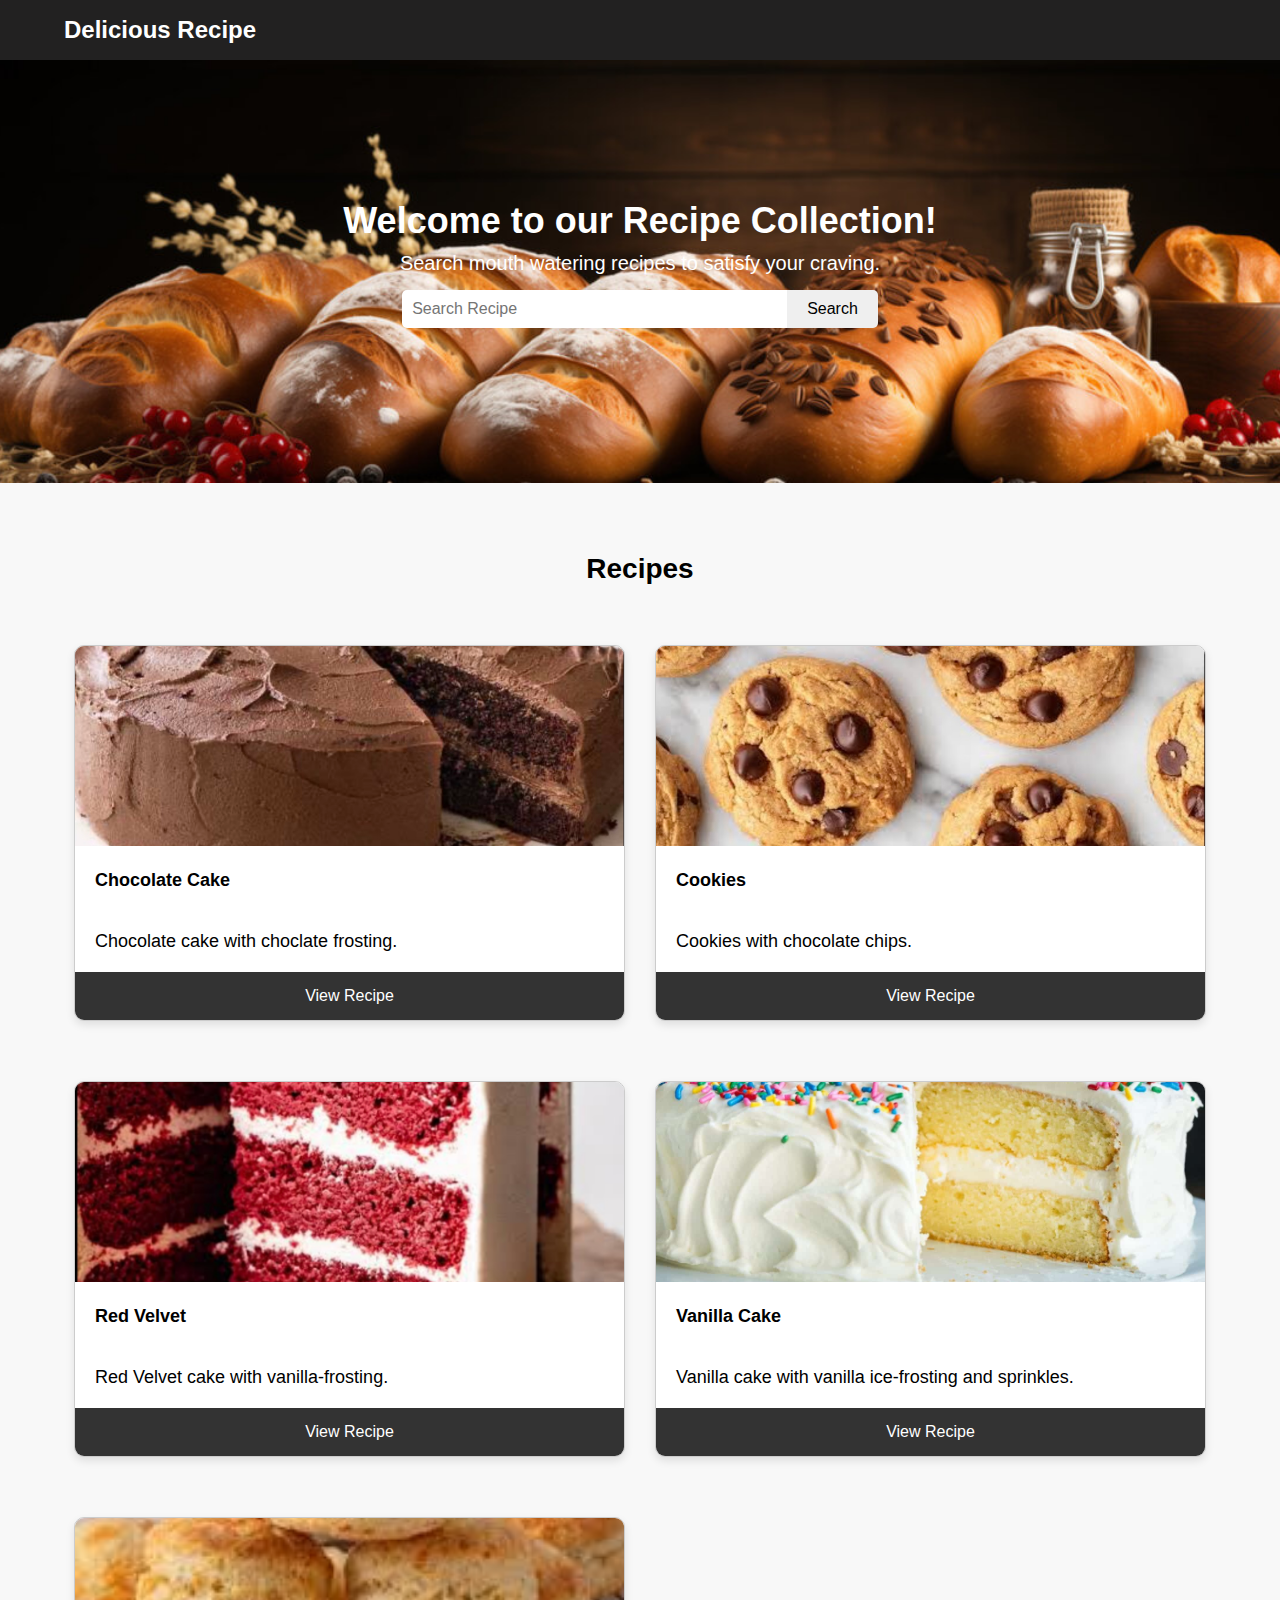
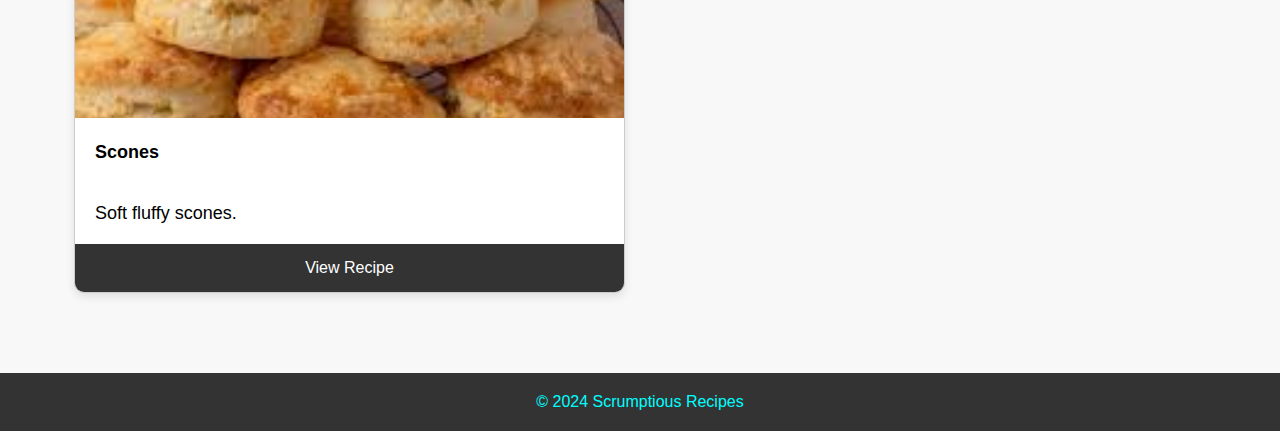
<file: index.html>
<!DOCTYPE html>
<html lang="en">
<head>
    <meta charset="UTF-8">
    <meta name="viewport" content="width=device-width, initial-scale=1.0">
    <link rel="stylesheet" href="style.css">
    <title>Smiley's Bakery</title>
</head>
<body>
    <header>
        <div class="container">
            <h1 class="logo">Delicious Recipe</h1>
            <nav>
                
               <ul class="nav-list"> 
                <li>Home</li>
                <li>Recipes</li>
               </ul> 
            </nav>
        </div>
    </header>

    <!--..........Hero Section..........-->

    <section class="hero">
        <div class="hero-section">
            <h2>Welcome to our Recipe Collection!</h2>
            <p>Search mouth watering recipes to satisfy your craving.</p>

            <form action="#" class="search-box">
                <input type="text" placeholder="Search Recipe">
                <button type="submit">Search</button>
            </form>
        </div>
    </section>

<!--..........Recipe Section..........-->

    <section class="recipes">
        <h1>Recipes</h1>
        <div class="recipe-section">
            <div class="recipe-card">
                <img src="images/chocolate.jpg" alt="">
                <h2>Chocolate Cake</h2>
                <p>Chocolate cake with choclate frosting.</p>
                <a href="chocolate.html">View Recipe</a>
            </div>
            <div class="recipe-card">
                <img src="images/cookies.jpg" alt="">
                <h2>Cookies</h2>
                <p>Cookies with chocolate chips.</p>
                <a href="cookies.html">View Recipe</a>
            </div>
            <div class="recipe-card">
                <img src="images/redvelvet.jpg" alt="">
                <h2>Red Velvet</h2>
                <p>Red Velvet cake with vanilla-frosting.</p>
                <a href="red.html">View Recipe</a>
            </div>
            <div class="recipe-card">
                <img src="images/Vanilla-Cake-SQ.jpg" alt="">
                <h2>Vanilla Cake</h2>
                <p>Vanilla cake with vanilla ice-frosting and sprinkles.</p>
                <a href="vanilla.html">View Recipe</a>
            </div>
            <div class="recipe-card">
                <img src="images/scones.jpg" alt="">
                <h2>Scones</h2>
                <p>Soft fluffy scones.</p>
                <a href="Scones.html">View Recipe</a>
            </div>
        </div>
    </section>

    <footer>
        <div>
            <p>&copy; 2024 Scrumptious Recipes</p>
        </div>
    </footer>
</body>
</html>
</file>
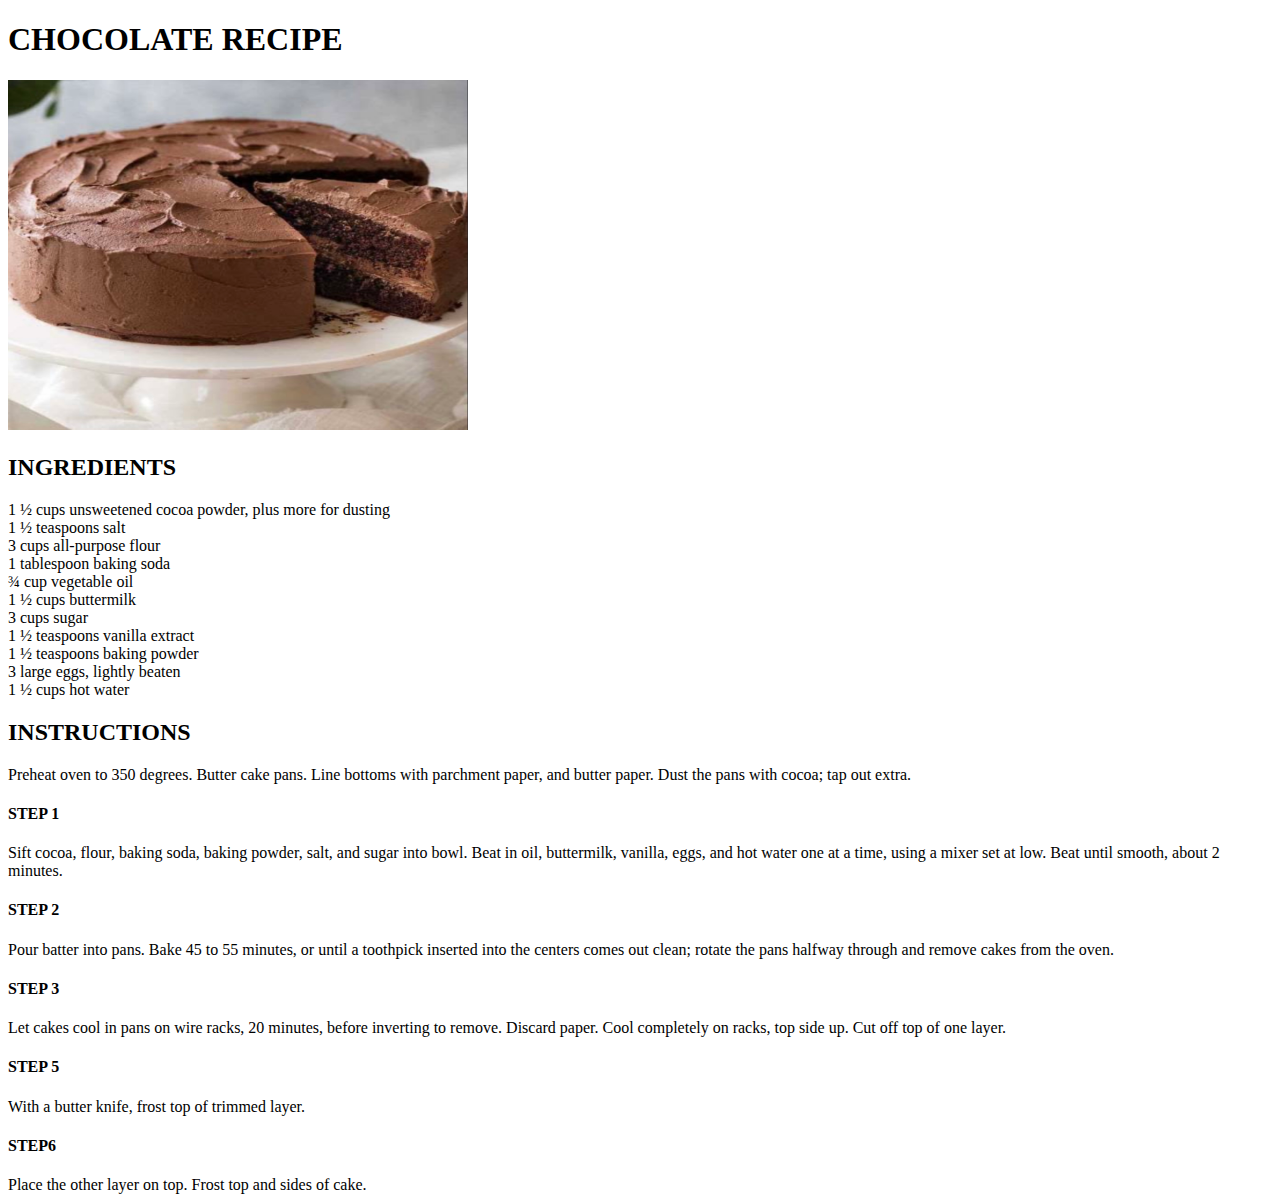
<file: chocolate.html>
<!DOCTYPE html>
<html lang="en">
<head>
    <meta charset="UTF-8">
    <meta name="viewport" content="width=device-width, initial-scale=1.0">
    <title>CHOCOLATE RECIPE</title>
</head>
<body>
    <h1>CHOCOLATE RECIPE</h1>

    <img src="images/chocolate.jpg" width="460" height="350">

        <h2>INGREDIENTS</h2>

            <li>1 ½ cups unsweetened cocoa powder, plus more for dusting</li>
            <li>1 ½ teaspoons salt</li>
            <li>3 cups all-purpose flour</li>
            <li>1 tablespoon baking soda</li>
            <li>¾ cup vegetable oil</li>
            <li>1 ½ cups buttermilk</li>
            <li>3 cups sugar</li>
            <li>1 ½ teaspoons vanilla extract</li>
            <li>1 ½ teaspoons baking powder</li>
            <li>3 large eggs, lightly beaten</li>
            <li>1 ½ cups hot water</li>

        <h2>INSTRUCTIONS</h2>  
            <li>Preheat oven to 350 degrees. Butter cake pans. Line bottoms with parchment paper, and butter paper. Dust the pans with cocoa; tap out extra.</li>  
            <h4>STEP 1</h4>
            <LI>Sift cocoa, flour, baking soda, baking powder, salt, and sugar into bowl. Beat in oil, buttermilk, vanilla, eggs, and hot water one at a time, using a mixer set at low. Beat until smooth, about 2 minutes.</LI>
            <h4>STEP 2</h4>
            <li>Pour batter into pans. Bake 45 to 55 minutes, or until a toothpick inserted into the centers comes out clean; rotate the pans halfway through and remove cakes from the oven.</li>
            <h4>STEP 3</h4>
            <li>Let cakes cool in pans on wire racks, 20 minutes, before inverting to remove. Discard paper. Cool completely on racks, top side up. Cut off top of one layer.</li>
            <h4>STEP 5</h4>
            <li>With a butter knife, frost top of trimmed layer.</li>
            <h4>STEP6</h4>
            <li>Place the other layer on top. Frost top and sides of cake.</li>


</body>
</html>
</file>
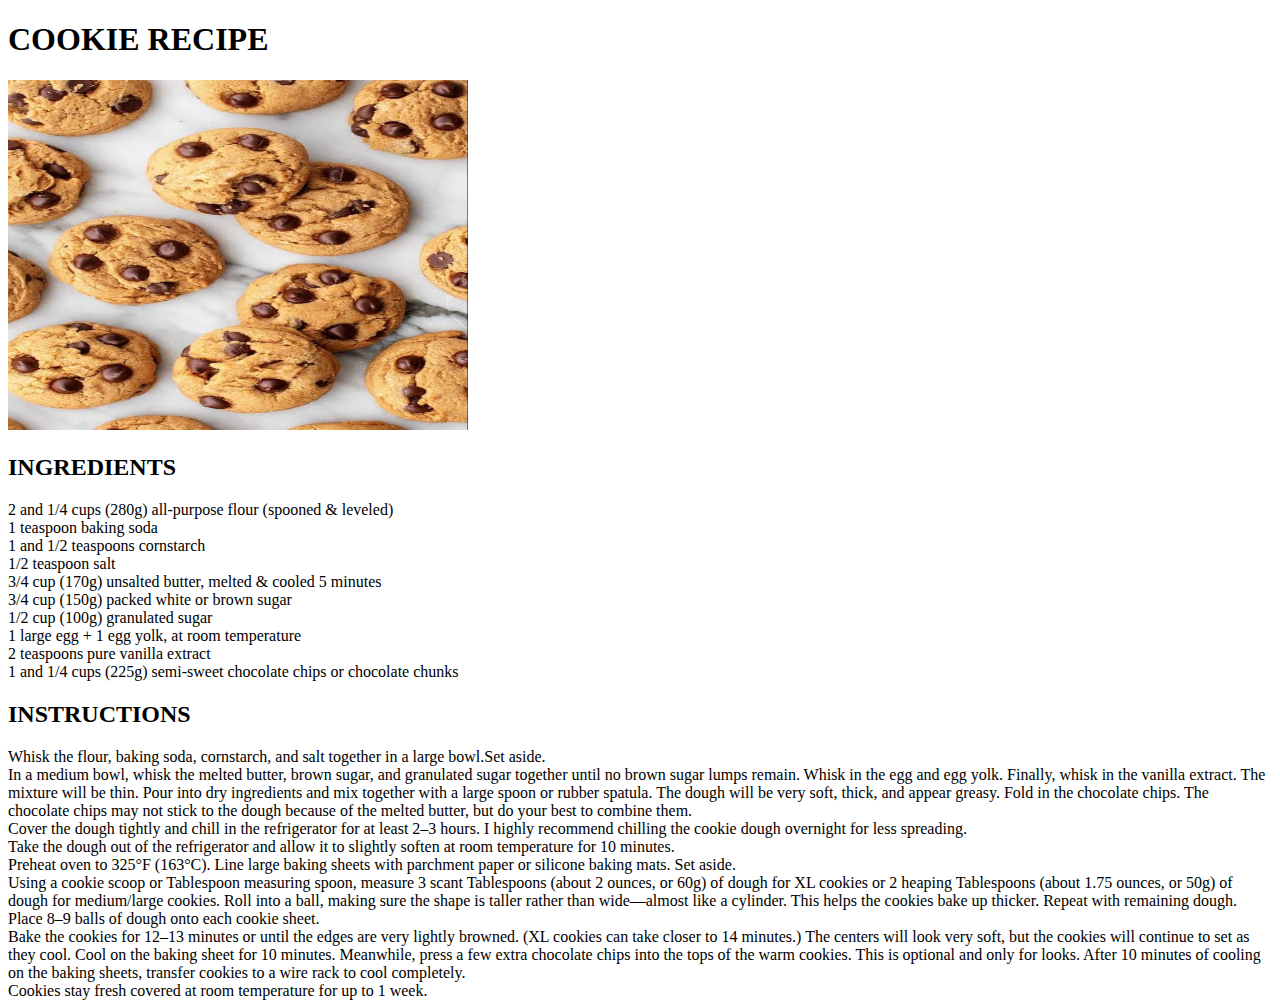
<file: cookies.html>
<!DOCTYPE html>
<html lang="en">
<head>
    <meta charset="UTF-8">
    <meta name="viewport" content="width=device-width, initial-scale=1.0">
    <title>Cookies</title>
</head>
<body>
    <h1>COOKIE RECIPE</h1>
        
   <img src="images/cookies.jpg" width="460" height="350"/> 
    
    <h2>INGREDIENTS</h2>
    
        <li>2 and 1/4 cups (280g) all-purpose flour (spooned & leveled)</li>
        <li>1 teaspoon baking soda</li>
        <li>1 and 1/2 teaspoons cornstarch</li>
        <li>1/2 teaspoon salt</li>
        <li>3/4 cup (170g) unsalted butter, melted & cooled 5 minutes</li>
        <li>3/4 cup (150g) packed white or brown sugar</li>
        <li>1/2 cup (100g) granulated sugar</li>
        <li>1 large egg + 1 egg yolk, at room temperature</li>
        <li>2 teaspoons pure vanilla extract</li>
        <li>1 and 1/4 cups (225g) semi-sweet chocolate chips or chocolate chunks</li>

    <h2>INSTRUCTIONS</h2>
         
        <li>Whisk the flour, baking soda, cornstarch, and salt together in a large bowl.Set aside.</li>
        <li>In a medium bowl, whisk the melted butter, brown sugar, and granulated sugar together until no brown sugar lumps remain. Whisk in the egg and egg yolk. Finally, whisk in the vanilla extract. The mixture will be thin. Pour into dry ingredients and mix together with a large spoon or rubber spatula. The dough will be very soft, thick, and appear greasy. Fold in the chocolate chips. The chocolate chips may not stick to the dough because of the melted butter, but do your best to combine them.</li>
        <li>Cover the dough tightly and chill in the refrigerator for at least 2–3 hours. I highly recommend chilling the cookie dough overnight for less spreading.</li>
        <li>Take the dough out of the refrigerator and allow it to slightly soften at room temperature for 10 minutes.</li>
        <li>Preheat oven to 325°F (163°C). Line large baking sheets with parchment paper or silicone baking mats. Set aside.</li>
        <li>Using a cookie scoop or Tablespoon measuring spoon, measure 3 scant Tablespoons (about 2 ounces, or 60g) of dough for XL cookies or 2 heaping Tablespoons (about 1.75 ounces, or 50g) of dough for medium/large cookies. Roll into a ball, making sure the shape is taller rather than wide—almost like a cylinder. This helps the cookies bake up thicker. Repeat with remaining dough. Place 8–9 balls of dough onto each cookie sheet. </li>
        <li>Bake the cookies for 12–13 minutes or until the edges are very lightly browned. (XL cookies can take closer to 14 minutes.) The centers will look very soft, but the cookies will continue to set as they cool. Cool on the baking sheet for 10 minutes. Meanwhile, press a few extra chocolate chips into the tops of the warm cookies. This is optional and only for looks. After 10 minutes of cooling on the baking sheets, transfer cookies to a wire rack to cool completely. </li>
        <li>Cookies stay fresh covered at room temperature for up to 1 week.</li>

        

        
</body>
</html>
</file>
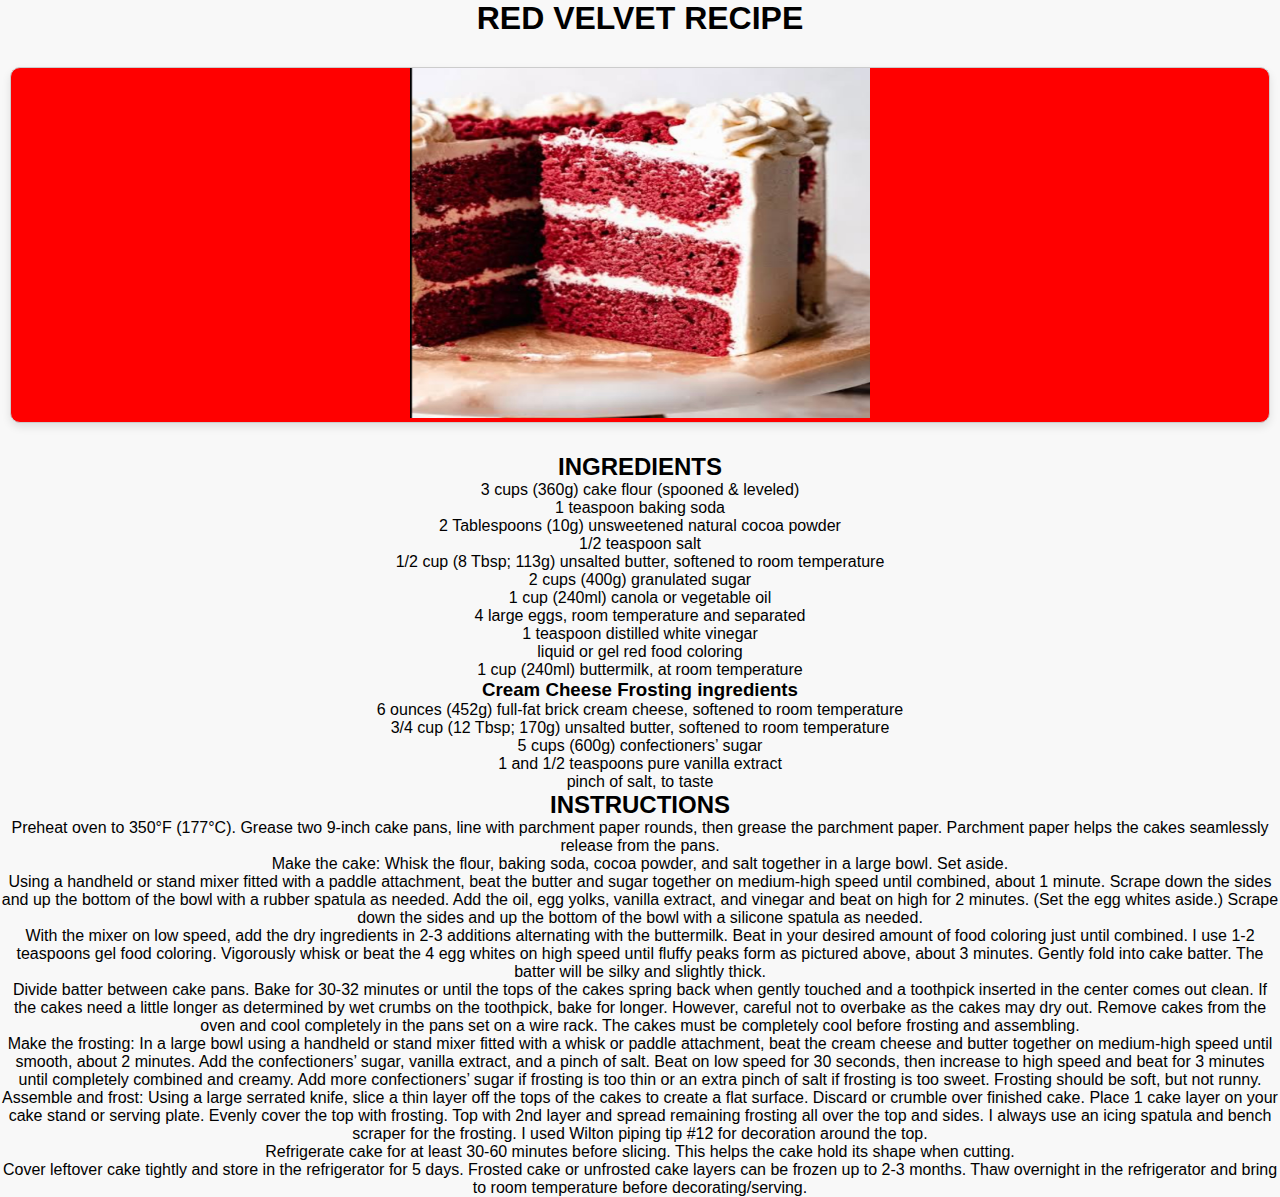
<file: red.html>
<!DOCTYPE html>
<html lang="en">
<head>
    <meta charset="UTF-8">
    <meta name="viewport" content="width=device-width, initial-scale=1.0">
    <title>Red Velvet</title>
    <link rel="stylesheet" href="style.css">
</head>
<body>
    <div class="velvet">
    <h1>RED VELVET  RECIPE</h1>
    </div>
    <div class="red">
    <img src="images/redvelvet.jpg" width="460" height="350">
    </div>

    <div class="redvelvet">
    <h2>INGREDIENTS</h2>

        <li>3 cups (360g) cake flour (spooned & leveled)</li>
        <li>1 teaspoon baking soda</li>
        <li>2 Tablespoons (10g) unsweetened natural cocoa powder</li>
        <li>1/2 teaspoon salt</li>
        <li>1/2 cup (8 Tbsp; 113g) unsalted butter, softened to room temperature</li>
        <li>2 cups (400g) granulated sugar</li>
        <li>1 cup (240ml) canola or vegetable oil</li>
        <li>4 large eggs, room temperature and separated</li>
        <li>1 teaspoon distilled white vinegar</li>
        <li>liquid or gel red food coloring</li>
        <li>1 cup (240ml) buttermilk, at room temperature</li>

    <h3>Cream Cheese Frosting ingredients</h3>
        <li>6 ounces (452g) full-fat brick cream cheese, softened to room temperature</li>
        <li>3/4 cup (12 Tbsp; 170g) unsalted butter, softened to room temperature</li>
        <li>5 cups (600g) confectioners’ sugar</li>
        <li>1 and 1/2 teaspoons pure vanilla extract</li>
        <li>pinch of salt, to taste</li>
            


    <h2>INSTRUCTIONS</h2>
    
        <li>Preheat oven to 350°F (177°C). Grease two 9-inch cake pans, line with parchment paper rounds, then grease the parchment paper. Parchment paper helps the cakes seamlessly release from the pans. </li>
        <li>Make the cake: Whisk the flour, baking soda, cocoa powder, and salt together in a large bowl. Set aside.</li>
        <li>Using a handheld or stand mixer fitted with a paddle attachment, beat the butter and sugar together on medium-high speed until combined, about 1 minute. Scrape down the sides and up the bottom of the bowl with a rubber spatula as needed. Add the oil, egg yolks, vanilla extract, and vinegar and beat on high for 2 minutes. (Set the egg whites aside.) Scrape down the sides and up the bottom of the bowl with a silicone spatula as needed.</li>
        <li>With the mixer on low speed, add the dry ingredients in 2-3 additions alternating with the buttermilk. Beat in your desired amount of food coloring just until combined. I use 1-2 teaspoons gel food coloring. Vigorously whisk or beat the 4 egg whites on high speed until fluffy peaks form as pictured above, about 3 minutes. Gently fold into cake batter. The batter will be silky and slightly thick.</li>
        <li>Divide batter between cake pans. Bake for 30-32 minutes or until the tops of the cakes spring back when gently touched and a toothpick inserted in the center comes out clean. If the cakes need a little longer as determined by wet crumbs on the toothpick, bake for longer. However, careful not to overbake as the cakes may dry out. Remove cakes from the oven and cool completely in the pans set on a wire rack. The cakes must be completely cool before frosting and assembling.</li>
        <li>Make the frosting: In a large bowl using a handheld or stand mixer fitted with a whisk or paddle attachment, beat the cream cheese and butter together on medium-high speed until smooth, about 2 minutes. Add the confectioners’ sugar, vanilla extract, and a pinch of salt. Beat on low speed for 30 seconds, then increase to high speed and beat for 3 minutes until completely combined and creamy. Add more confectioners’ sugar if frosting is too thin or an extra pinch of salt if frosting is too sweet. Frosting should be soft, but not runny.</li>
        <li>Assemble and frost: Using a large serrated knife, slice a thin layer off the tops of the cakes to create a flat surface. Discard or crumble over finished cake. Place 1 cake layer on your cake stand or serving plate. Evenly cover the top with frosting. Top with 2nd layer and spread remaining frosting all over the top and sides. I always use an icing spatula and bench scraper for the frosting. I used Wilton piping tip #12 for decoration around the top.</li>
        <li>Refrigerate cake for at least 30-60 minutes before slicing. This helps the cake hold its shape when cutting.</li>
        <li>Cover leftover cake tightly and store in the refrigerator for 5 days. Frosted cake or unfrosted cake layers can be frozen up to 2-3 months. Thaw overnight in the refrigerator and bring to room temperature before decorating/serving.</li>
    </div>
    </body>
</html>
</file>
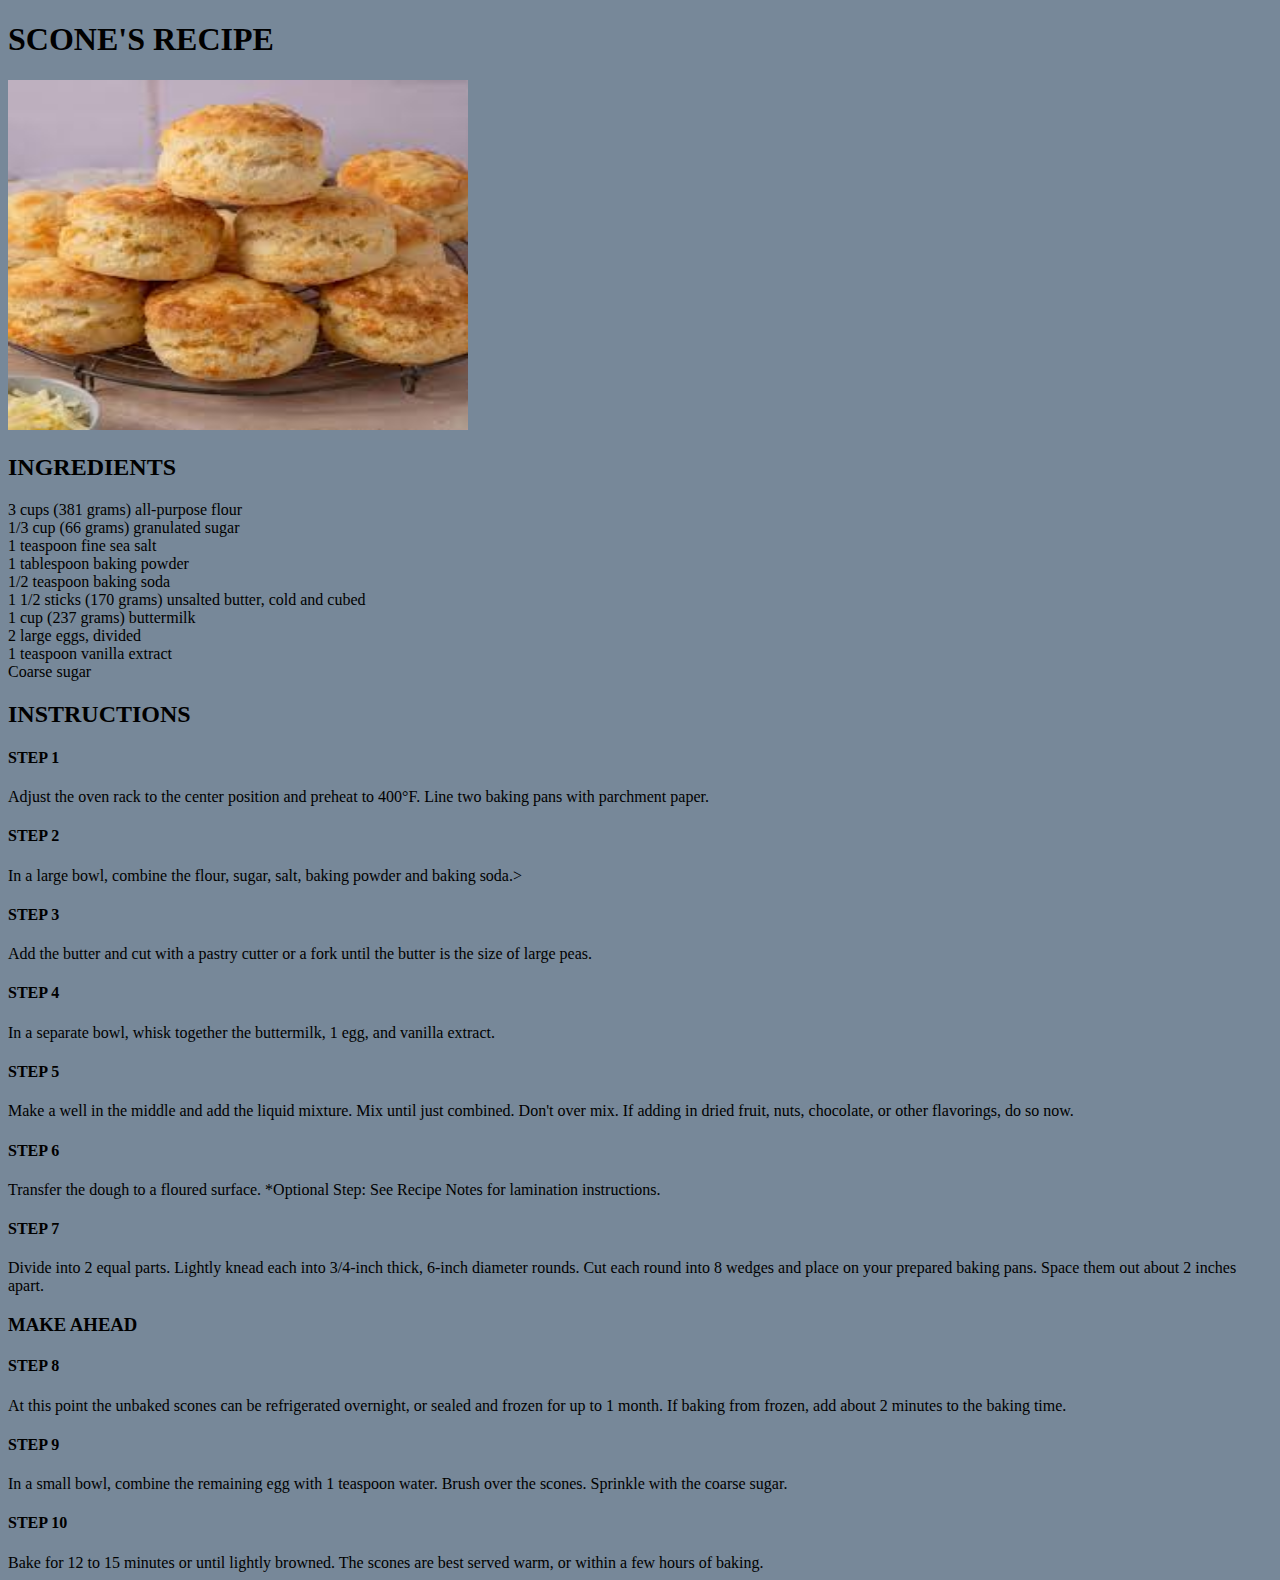
<file: Scones.html>
<!DOCTYPE html>
<html lang="en">
<head>
    <meta charset="UTF-8">
    <meta name="viewport" content="width=device-width, initial-scale=1.0">
    <title>SCONE'S RECIPE</title>
    <body style="background-color: lightslategray;"></body>
</head>
<body>
    <H1>SCONE'S RECIPE</H1>

    <img src="images/scones.jpg" width="460" height="350">

    <H2>INGREDIENTS</H2>

    <LI>3 cups (381 grams) all-purpose flour</LI>
    <LI>1/3 cup (66 grams) granulated sugar</LI>
    <LI>1 teaspoon fine sea salt</LI>
    <LI>1 tablespoon baking powder</LI>
    <LI>1/2 teaspoon baking soda</LI>
    <LI>1 1/2 sticks (170 grams) unsalted butter, cold and cubed</LI>
    <LI>1 cup (237 grams) buttermilk</LI>
    <LI>2 large eggs, divided</LI>
    <LI>1 teaspoon vanilla extract</LI>
    <LI>Coarse sugar</LI>

    <H2>INSTRUCTIONS</H2>
    <H4>STEP 1</H4>
    <LI>Adjust the oven rack to the center position and preheat to 400°F. Line two baking pans with parchment paper.</LI>
    <H4>STEP 2</H4>
    <LI>In a large bowl, combine the flour, sugar, salt, baking powder and baking soda.></LI>
    <H4>STEP 3</H4>
    <LI>Add the butter and cut with a pastry cutter or a fork until the butter is the size of large peas.</LI>
    <H4>STEP 4</H4>
    <LI>In a separate bowl, whisk together the buttermilk, 1 egg, and vanilla extract.</LI>
    <H4>STEP 5</H4>
    <LI>Make a well in the middle and add the liquid mixture. Mix until just combined. Don't over mix. If adding in dried fruit, nuts, chocolate, or other flavorings, do so now.</LI>
    <H4>STEP 6</H4>
    <LI>Transfer the dough to a floured surface. *Optional Step: See Recipe Notes for lamination instructions.</LI>
    <H4>STEP 7</H4>
    <LI>Divide into 2 equal parts. Lightly knead each into 3/4-inch thick, 6-inch diameter rounds. Cut each round into 8 wedges and place on your prepared baking pans. Space them out about 2 inches apart.</LI>
   <h3>MAKE AHEAD</h3>
    <H4>STEP 8</H4>
    <LI>At this point the unbaked scones can be refrigerated overnight, or sealed and frozen for up to 1 month. If baking from frozen, add about 2 minutes to the baking time.</LI>
    <H4>STEP 9</H4>
    <LI>In a small bowl, combine the remaining egg with 1 teaspoon water. Brush over the scones. Sprinkle with the coarse sugar.</LI>
    <H4>STEP 10</H4>
    <LI>Bake for 12 to 15 minutes or until lightly browned. The scones are best served warm, or within a few hours of baking.</LI>
</body>
</html>
</file>
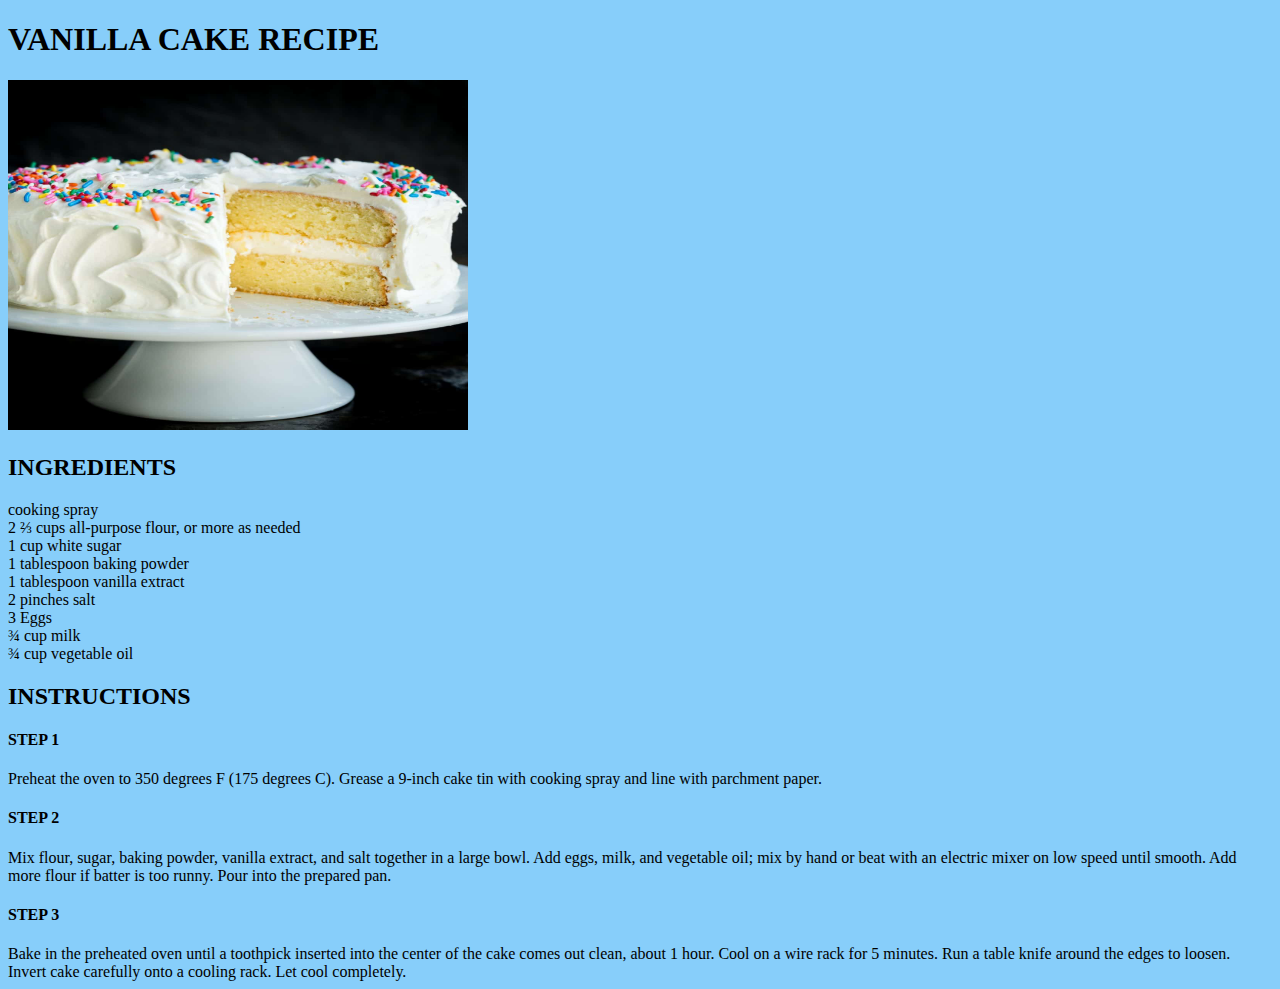
<file: vanilla.html>
<!DOCTYPE html>
<html lang="en">
<head>
    <meta charset="UTF-8">
    <meta name="viewport" content="width=device-width, initial-scale=1.0">
    <title>Vanilla Cake</title>
    <body style="background-color: lightskyblue;"></body>
</head>
<body>
    <h1>VANILLA CAKE RECIPE</h1>

    <img src="images/Vanilla-Cake-SQ.jpg" width="460" height="350">

    <H2>INGREDIENTS</H2>

    <LI>cooking spray</LI>
    <LI>2 ⅔ cups all-purpose flour, or more as needed</LI>
    <LI>1 cup white sugar</LI>
    <LI>1 tablespoon baking powder</LI>
    <LI>1 tablespoon vanilla extract</LI>
    <LI>2 pinches salt</LI>
    <LI>3 Eggs</LI>
    <LI>¾ cup milk</LI>
    <LI>¾ cup vegetable oil</LI>


    <h2>INSTRUCTIONS</h2>
    <H4>STEP 1</H4>
    <LI>Preheat the oven to 350 degrees F (175 degrees C). Grease a 9-inch cake tin with cooking spray and line with parchment paper.</LI>
    <H4>STEP 2</H4>
    <LI>Mix flour, sugar, baking powder, vanilla extract, and salt together in a large bowl. Add eggs, milk, and vegetable oil; mix by hand or beat with an electric mixer on low speed until smooth. Add more flour if batter is too runny. Pour into the prepared pan.</LI>
    <H4>STEP 3</H4>
    <LI>Bake in the preheated oven until a toothpick inserted into the center of the cake comes out clean, about 1 hour. Cool on a wire rack for 5 minutes. Run a table knife around the edges to loosen. Invert cake carefully onto a cooling rack. Let cool completely.</LI>
    
    
    

    
    
</body>
</html>
</file>
<file: style.css>
*{
    margin: 0;
    padding: 0;
    box-sizing: border-box;
    font-family: sans-serif;
}

body{
    width: 100%;
    min-height: 100vh;
    background: #f8f8f8;
}

header{
    height: 60px;
    width: 100%;
    background: #222121;
    color: #fff;
    display: flex;
    align-items: center;
}
.container{
    width: 90%;
    margin: 0 auto;
    display: flex;
    justify-content: space-between;
}

.nav-list{
    display: none;
}

nav ul li{
    list-style: none;
    display: inline;
    margin-right: 20px;
    font-weight: 550;
}
.logo{
    font-size: 24px;
}

.hero{
    width: 100%;
    height: auto;
    background: url(images/hero..jpg);
    background-repeat: no-repeat;
    background-size: cover;
    background-position: center;
    color: #fff;
    text-align: center;
    padding: 140px 0;
    margin-bottom: 20px;
}

.hero h2{
    font-size: 36px;
    margin-bottom: 10px;
}
.hero p{
    font-size: 20px;
    margin-bottom: 10px;
}

.search-box{
    max-width: 550px;
    margin: 15px auto;
    display: flex;
    align-items: center;
    justify-content: center;
    
}

.search-box input{
    width: 70%;
    padding: 10px;
    outline: none;
    border: 0;
    border-radius: 5px 0 0 5px;
    font-size: 1rem;
    border: 1px solid lightslategray(245, 37, 9);
}
.search-box button{
    padding: 10px 20px;
    outline: none;
    border: 0;
    border-radius: 0px 5px 5px 0px;
    font-size: 1rem;
    background: lightslategray(245, 37, 9);
    color: black;
    cursor: pointer;
}


/*..........Recipe Section..........*/
.recipes{
    padding: 50px  0;
}
.recipes h1{
    text-align: center;
    margin-bottom: 30px;
    font-size: 28px;
}
.recipe-section{
    width: 90%;
    margin: 0 auto;
    display: grid;
    grid-template-columns: repeat(auto-fit, minmax(400px, 1fr));
    column-gap: 10px;
}
.recipe-card{
    background: #fff;
    margin: 30px 10px;
    border-radius: 10px;
    border: 1px solid #ccc;
    overflow: hidden;
    box-shadow: 0 4px 8px rgba(0, 0, 0, 0.1);
}
.recipe-card img{
    width: 100%;
    height: 200px;
    object-fit: cover;
    

}
.recipe-card h2{
    font-size: 18px;
    padding: 20px;
}
.recipe-card p{
    font-size: 18px;
    padding: 20px;
}
.recipe-card a{
    display: block;
    text-align: center;
    text-decoration: none;
    background: #333;
    color: #fff;
    padding: 15px 0;
    cursor: pointer;

}

footer{
    background: #333;
    padding: 20px 0;
    color: aqua;
    text-align: center;
}

.menu-icon{
    font-size: 24px;
    padding: 20px;
    text-align: right;
    cursor: pointer;
    display: block;
}

.velvet{
    text-align: center;
}
 .red{
    background: red;
    margin: 30px 10px;
    border-radius: 10px;
    border: 1px solid #ccc;
    overflow: hidden;
    box-shadow: 0 4px 8px rgba(0, 0, 0, 0.1);
    text-align: center;
}

.redvelvet{
    text-align: center;
}
</file>
